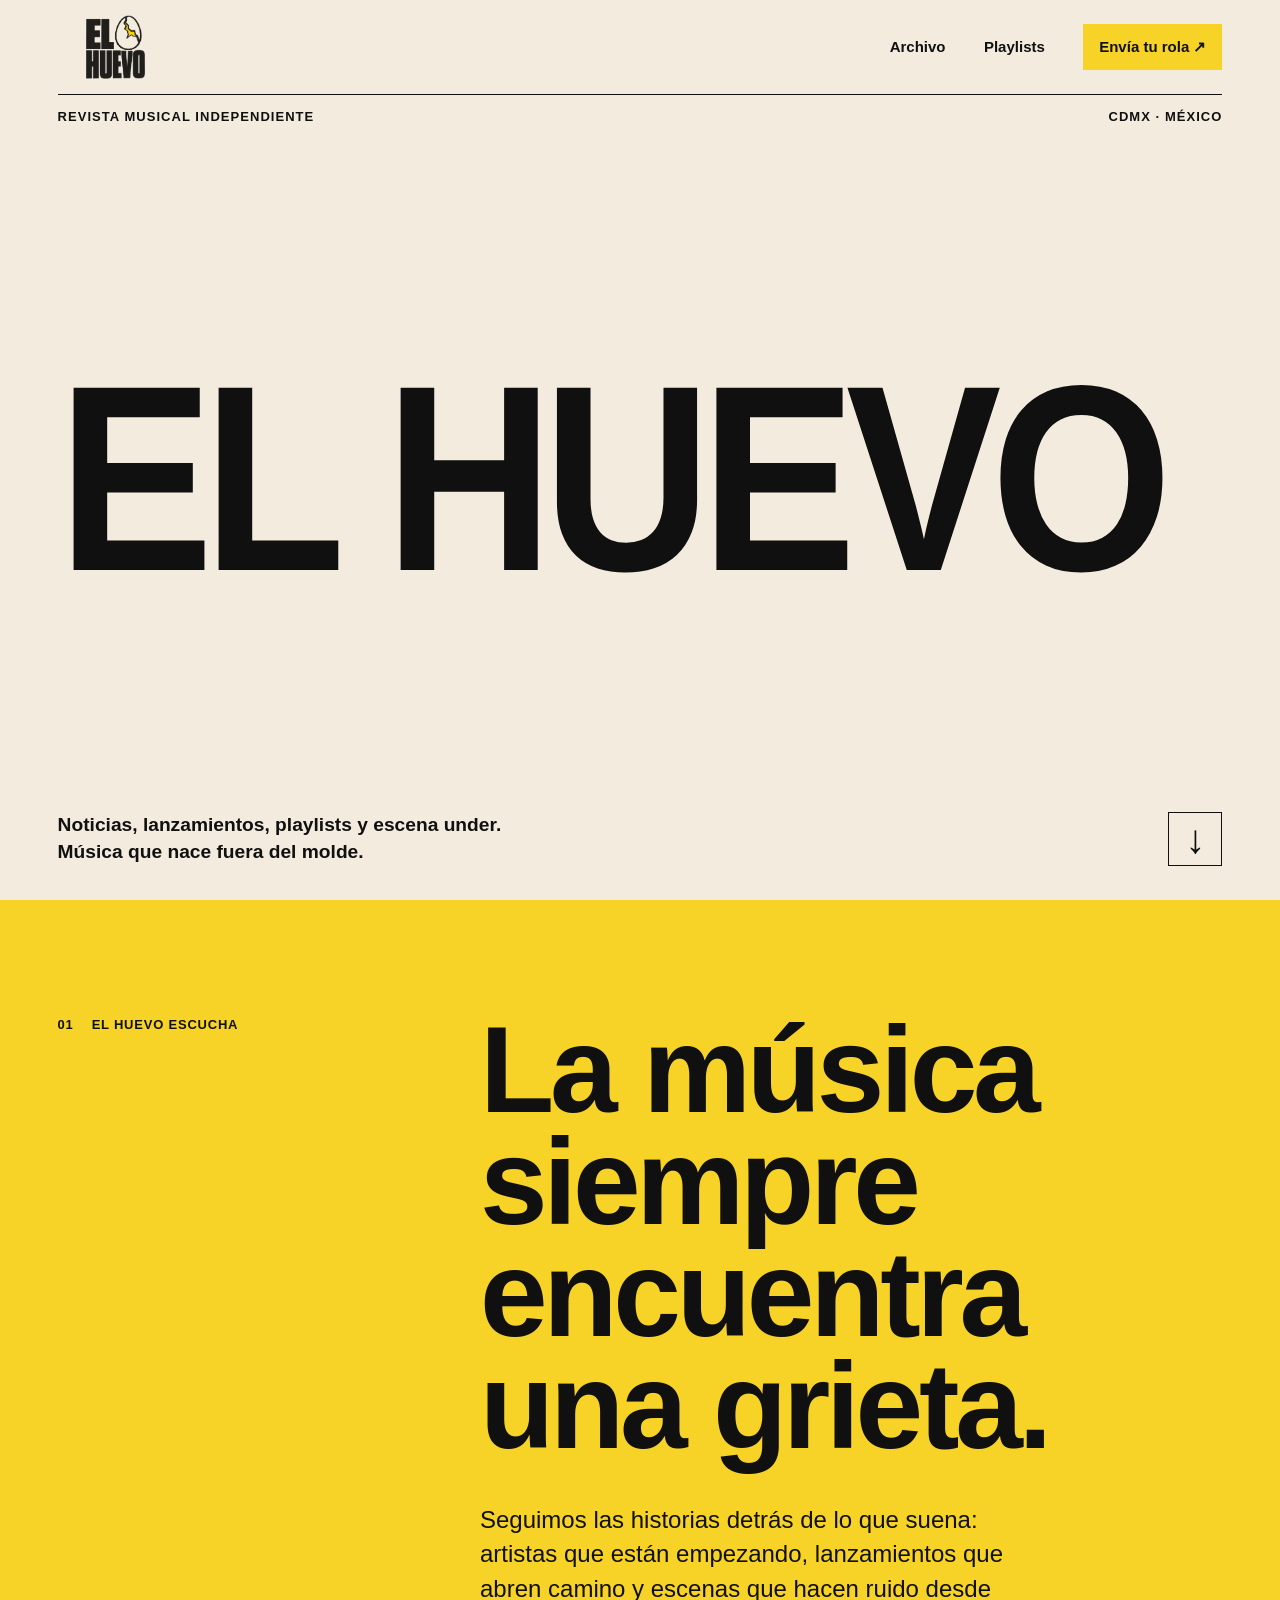
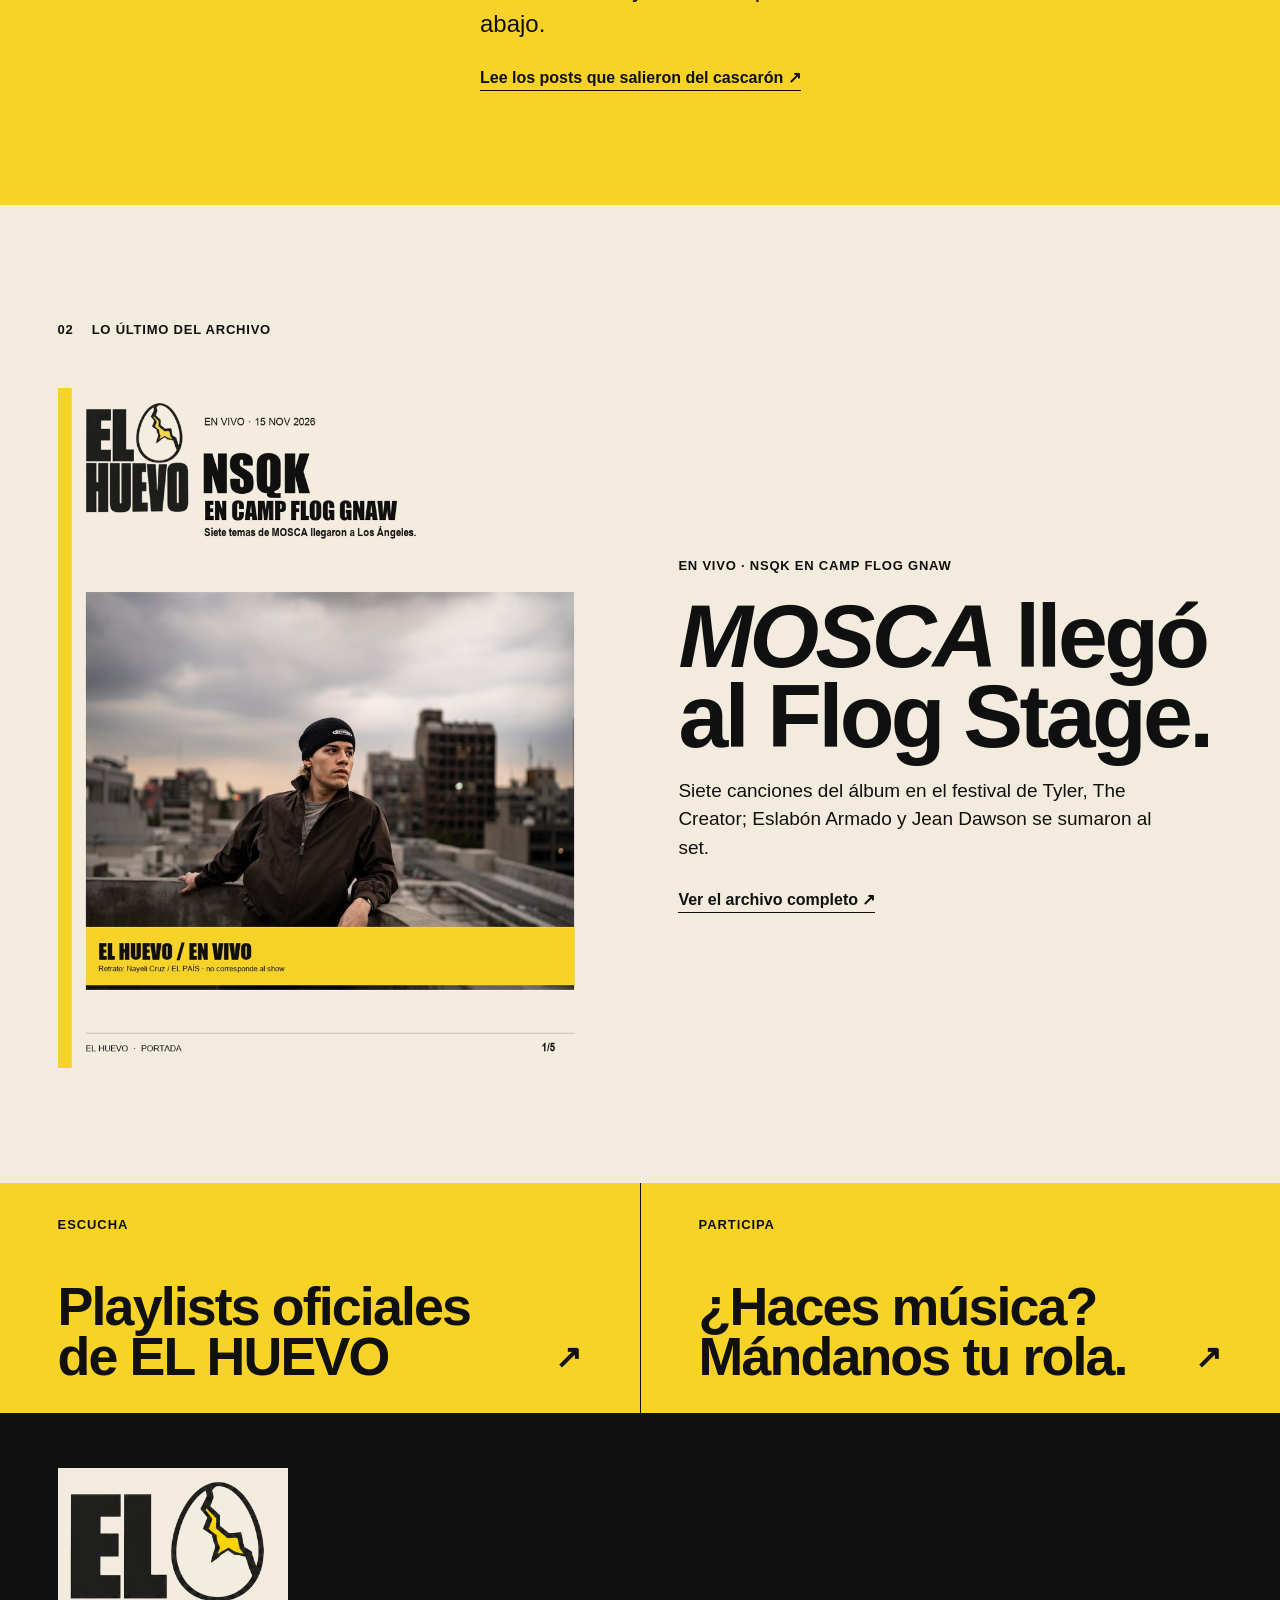
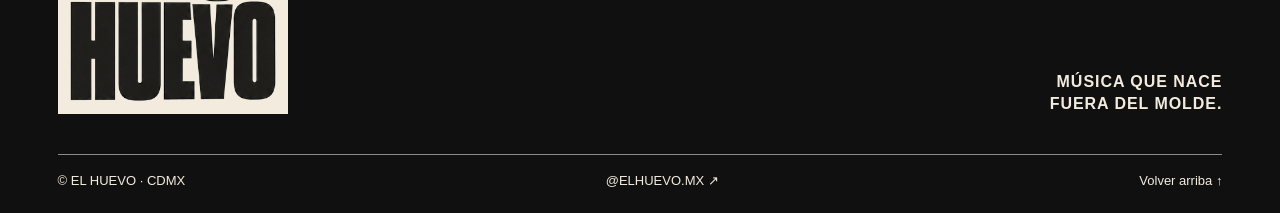
<file: index.html>
<!doctype html>
<html lang="es-MX">
<head>
  <meta charset="utf-8"><meta name="viewport" content="width=device-width, initial-scale=1">
  <meta name="theme-color" content="#f3ecde"><meta name="description" content="EL HUEVO: noticias, lanzamientos, playlists y escena under. Música que nace fuera del molde.">
  <title>EL HUEVO — Música que nace fuera del molde</title><link rel="icon" type="image/png" href="assets/logo-el-huevo.png"><link rel="stylesheet" href="styles.css">
</head>
<body>
  <header class="topbar"><a class="brand" href="index.html" aria-label="EL HUEVO, inicio"><img src="assets/logo-el-huevo.png" alt="EL HUEVO"></a>
    <nav aria-label="Navegación principal"><a href="archivo.html">Archivo</a><a href="playlists.html">Playlists</a><a class="nav-send" href="envia.html">Envía tu rola <span aria-hidden="true">↗</span></a></nav>
  </header>
  <main id="inicio">
    <section class="hero" aria-labelledby="hero-title"><div class="hero-meta"><span>REVISTA MUSICAL INDEPENDIENTE</span><span>CDMX · MÉXICO</span></div>
      <h1 id="hero-title">EL HUEVO</h1><div class="hero-bottom"><p>Noticias, lanzamientos, playlists y escena under.<br>Música que nace fuera del molde.</p><a class="arrow-link" href="#ultimas" aria-label="Explora lo último">↓</a></div>
    </section>
    <section class="manifesto"><div class="section-label"><span>01</span><span>EL HUEVO ESCUCHA</span></div><div class="manifesto-copy"><h2>La música<br>siempre encuentra<br>una grieta.</h2><p>Seguimos las historias detrás de lo que suena: artistas que están empezando, lanzamientos que abren camino y escenas que hacen ruido desde abajo.</p><a class="text-link" href="archivo.html">Lee los posts que salieron del cascarón <span aria-hidden="true">↗</span></a></div></section>
    <section class="home-latest" id="ultimas"><div class="section-label"><span>02</span><span>LO ÚLTIMO DEL ARCHIVO</span></div><div class="latest-layout"><a class="latest-image" href="archivo.html"><img src="assets/nsqk-camp-flog-gnaw.jpg" alt="Portada del post de NSQK en Camp Flog Gnaw" loading="lazy"></a><div class="latest-copy"><p>EN VIVO · NSQK EN CAMP FLOG GNAW</p><h2><em>MOSCA</em> llegó al Flog Stage.</h2><p>Siete canciones del álbum en el festival de Tyler, The Creator; Eslabón Armado y Jean Dawson se sumaron al set.</p><a class="text-link" href="archivo.html">Ver el archivo completo <span aria-hidden="true">↗</span></a></div></div></section>
    <section class="home-links"><a href="playlists.html"><span>ESCUCHA</span><strong>Playlists oficiales de EL HUEVO</strong><b aria-hidden="true">↗</b></a><a href="envia.html"><span>PARTICIPA</span><strong>¿Haces música? Mándanos tu rola.</strong><b aria-hidden="true">↗</b></a></section>
  </main>
  <footer><div class="footer-top"><a class="footer-logo" href="index.html" aria-label="Volver al inicio"><img src="assets/logo-el-huevo.png" alt="EL HUEVO"></a><p>MÚSICA QUE NACE<br>FUERA DEL MOLDE.</p></div><div class="footer-bottom"><span>© EL HUEVO · CDMX</span><a href="https://www.instagram.com/elhuevo.mx?jplx=ajBsY2oyNjFiMGxo" target="_blank" rel="noreferrer">@ELHUEVO.MX ↗</a><a href="index.html">Volver arriba ↑</a></div></footer>
</body></html>
</file>
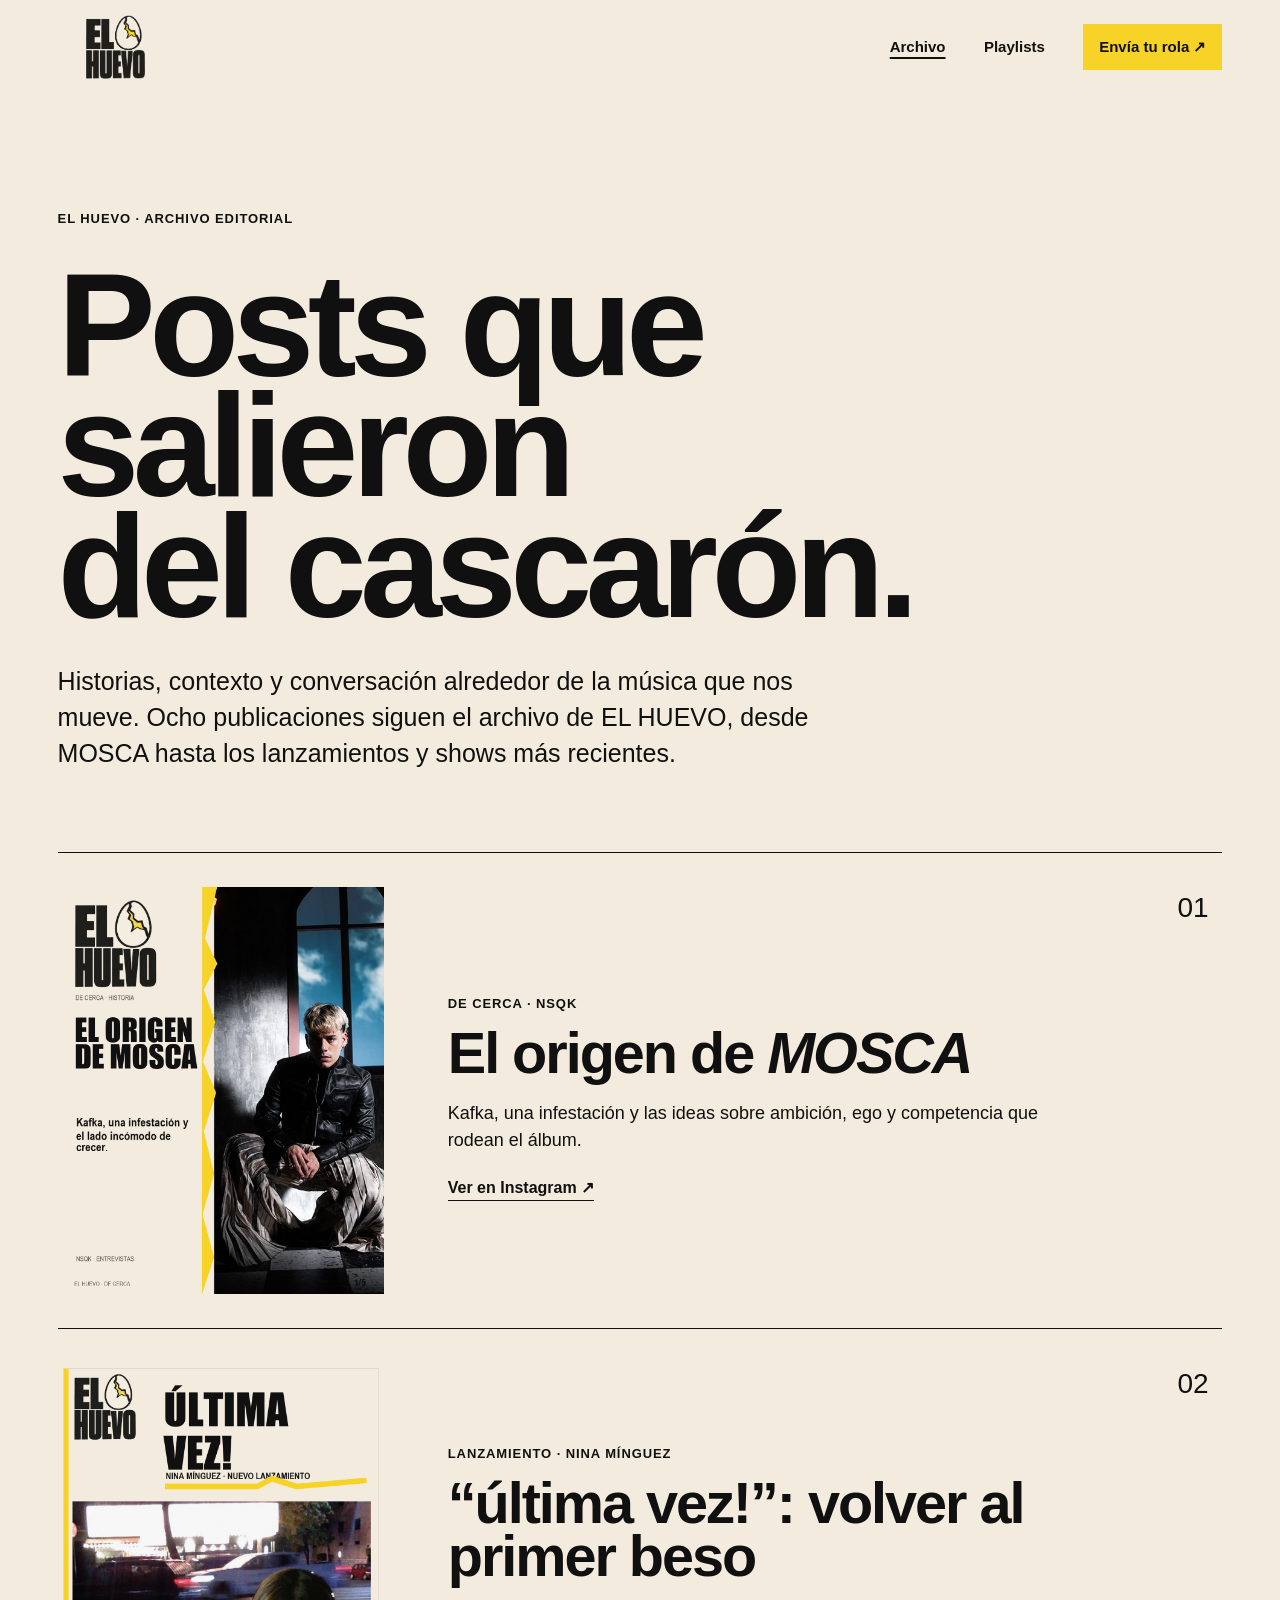
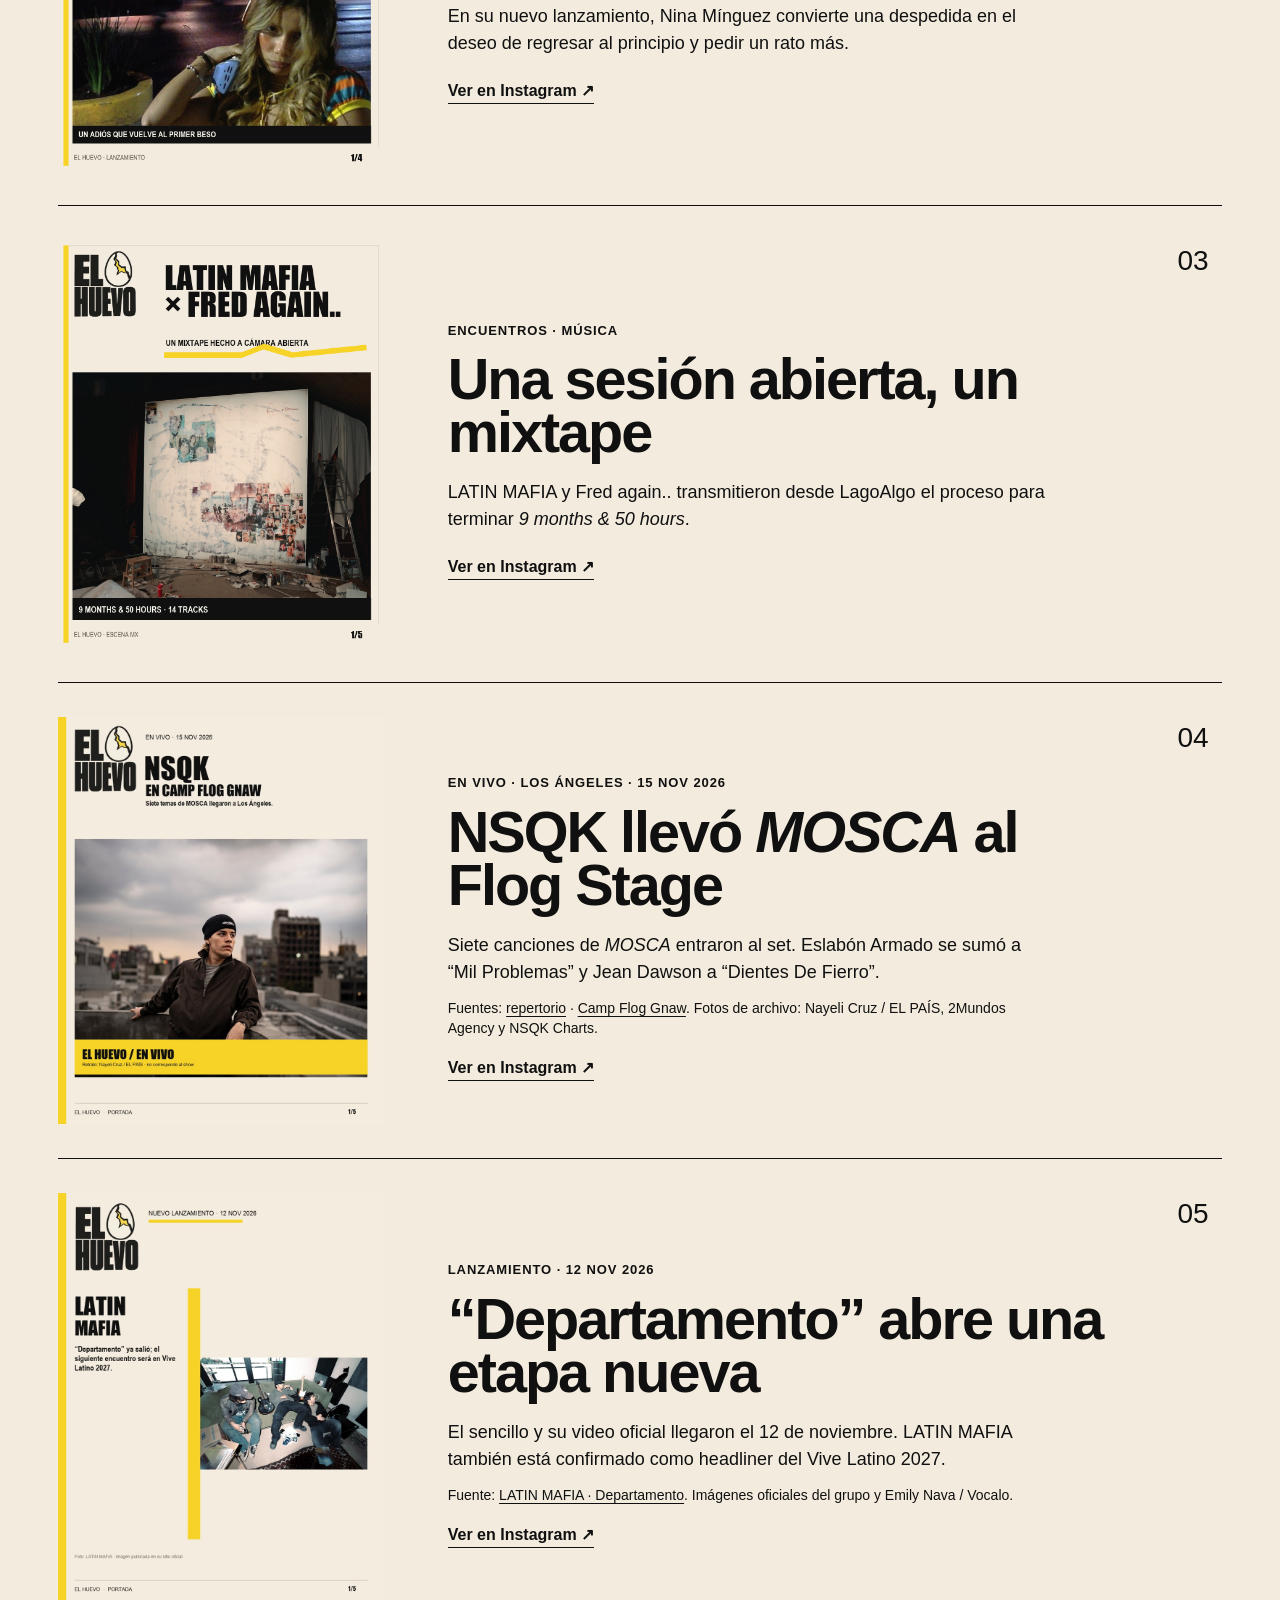
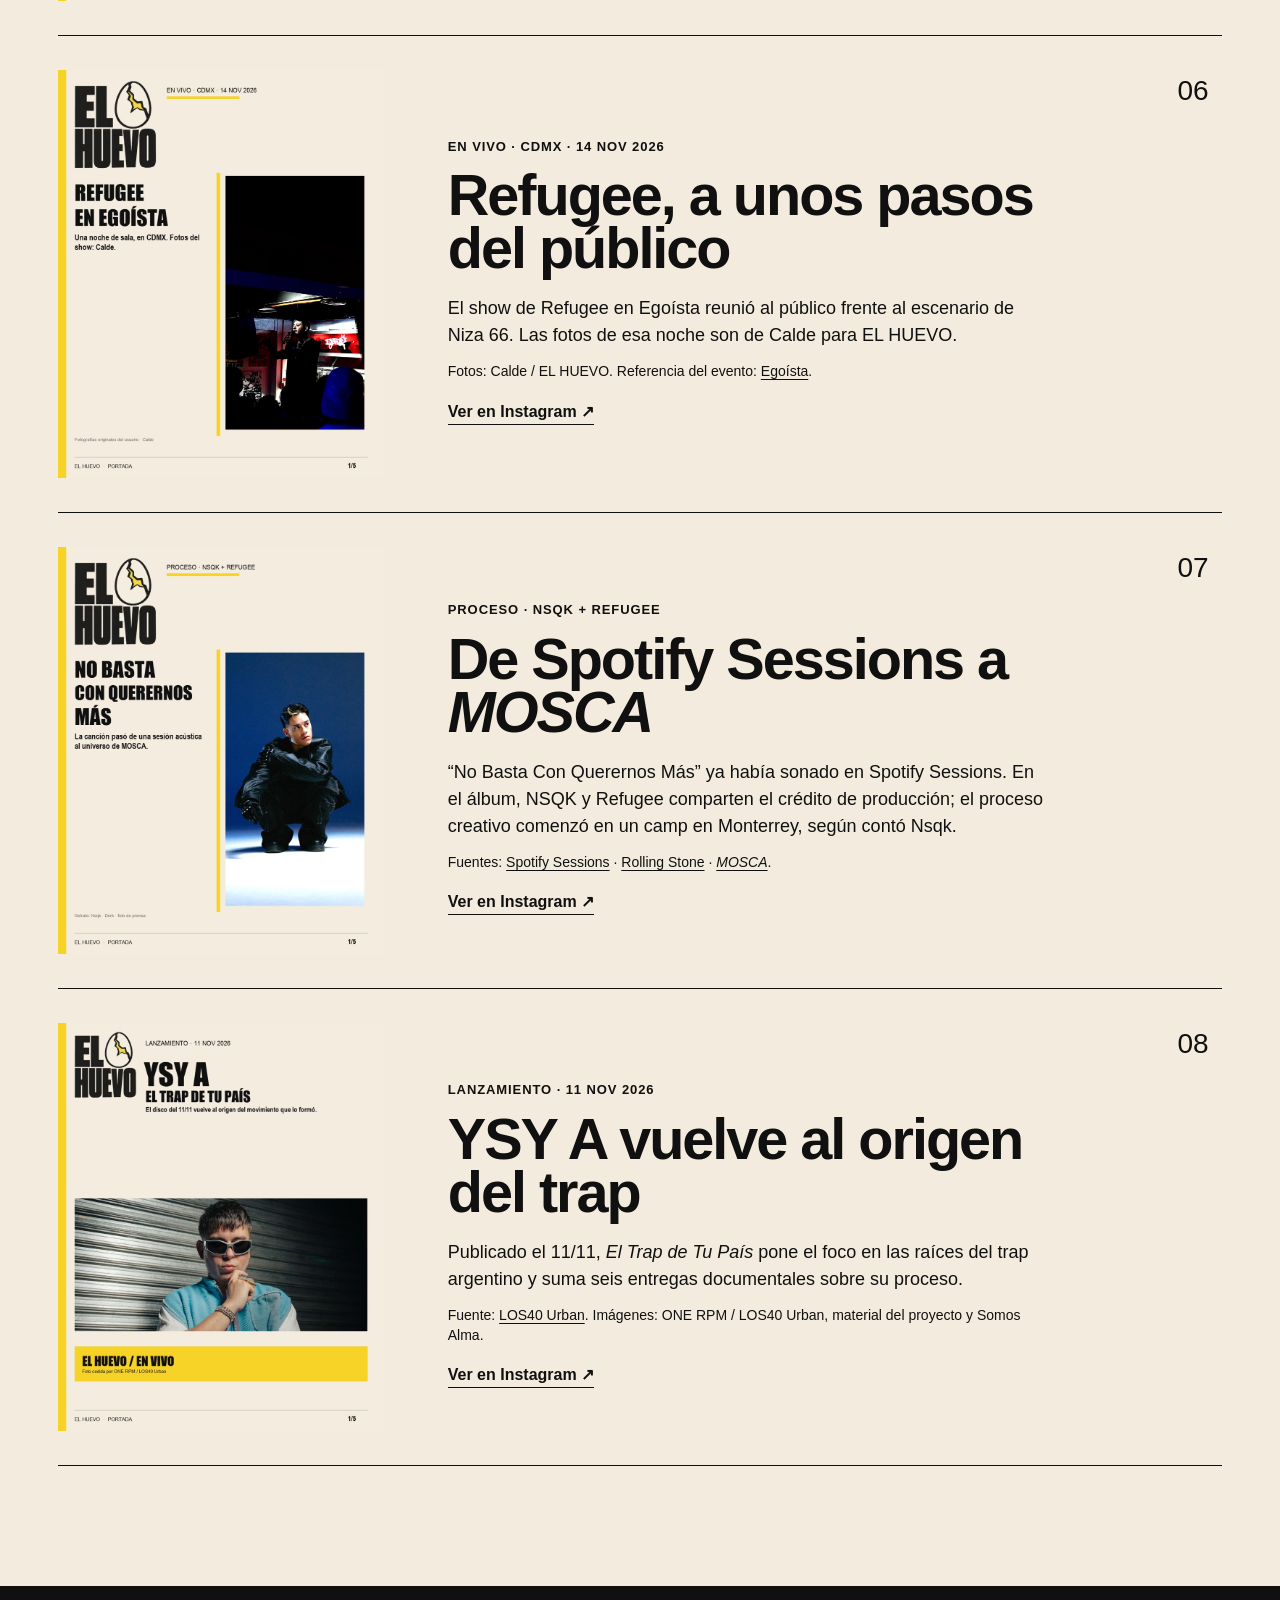
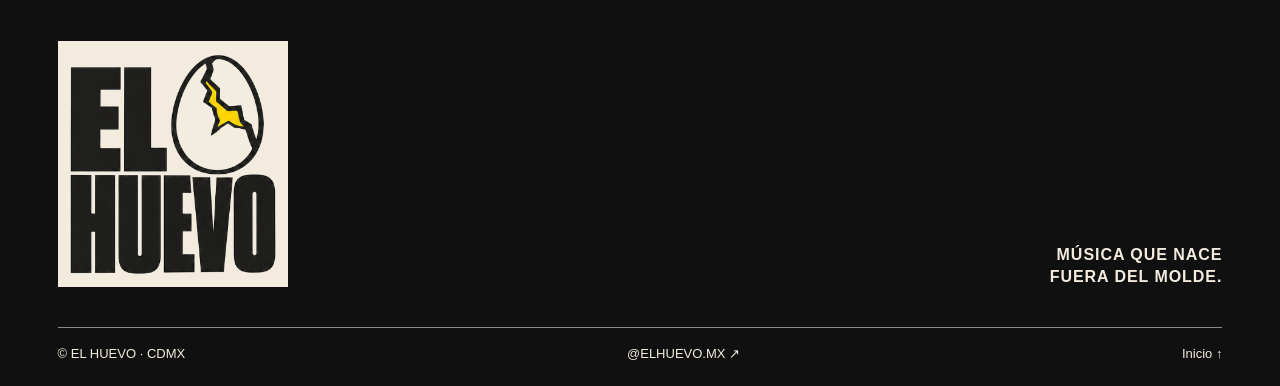
<file: archivo.html>
<!doctype html>
<html lang="es-MX">
<head><meta charset="utf-8"><meta name="viewport" content="width=device-width, initial-scale=1"><meta name="theme-color" content="#f3ecde"><meta name="description" content="Posts de EL HUEVO: noticias, historias y reseñas de música."><title>Posts que salieron del cascarón — EL HUEVO</title><link rel="icon" type="image/png" href="assets/logo-el-huevo.png"><link rel="stylesheet" href="styles.css"></head>
<body>
  <header class="topbar"><a class="brand" href="index.html" aria-label="EL HUEVO, inicio"><img src="assets/logo-el-huevo.png" alt="EL HUEVO"></a><nav aria-label="Navegación principal"><a href="archivo.html" aria-current="page">Archivo</a><a href="playlists.html">Playlists</a><a class="nav-send" href="envia.html">Envía tu rola <span aria-hidden="true">↗</span></a></nav></header>
  <main class="inner-page archive-page"><div class="page-kicker">EL HUEVO · ARCHIVO EDITORIAL</div><h1 class="page-title">Posts que salieron<br>del cascarón.</h1><p class="page-intro">Historias, contexto y conversación alrededor de la música que nos mueve. Ocho publicaciones siguen el archivo de EL HUEVO, desde MOSCA hasta los lanzamientos y shows más recientes.</p>
    <section class="article-list" aria-label="Publicaciones de EL HUEVO">
      <article class="article-row"><a class="article-art" href="https://www.instagram.com/elhuevo.mx?jplx=ajBsY2oyNjFiMGxo" target="_blank" rel="noopener noreferrer"><img src="assets/mosca-portada.png" alt="Portada del post: El origen de MOSCA" loading="lazy"></a><div class="article-copy"><p class="article-category">DE CERCA · NSQK</p><h2>El origen de <em>MOSCA</em></h2><p>Kafka, una infestación y las ideas sobre ambición, ego y competencia que rodean el álbum.</p><a class="text-link" href="https://www.instagram.com/elhuevo.mx?jplx=ajBsY2oyNjFiMGxo" target="_blank" rel="noopener noreferrer">Ver en Instagram <span aria-hidden="true">↗</span></a></div><span class="article-number">01</span></article>
      <article class="article-row"><a class="article-art" href="https://www.instagram.com/elhuevo.mx?jplx=ajBsY2oyNjFiMGxo" target="_blank" rel="noopener noreferrer"><img src="assets/nina-ultima-vez-portada.png" alt="Portada del post: última vez!, de Nina Mínguez" loading="lazy"></a><div class="article-copy"><p class="article-category">LANZAMIENTO · NINA MÍNGUEZ</p><h2>“última vez!”: volver al primer beso</h2><p>En su nuevo lanzamiento, Nina Mínguez convierte una despedida en el deseo de regresar al principio y pedir un rato más.</p><a class="text-link" href="https://www.instagram.com/elhuevo.mx?jplx=ajBsY2oyNjFiMGxo" target="_blank" rel="noopener noreferrer">Ver en Instagram <span aria-hidden="true">↗</span></a></div><span class="article-number">02</span></article>
      <article class="article-row"><a class="article-art" href="https://www.instagram.com/elhuevo.mx?jplx=ajBsY2oyNjFiMGxo" target="_blank" rel="noopener noreferrer"><img src="assets/latin-mafia-portada.png" alt="Portada del post: LATIN MAFIA y Fred again.." loading="lazy"></a><div class="article-copy"><p class="article-category">ENCUENTROS · MÚSICA</p><h2>Una sesión abierta, un mixtape</h2><p>LATIN MAFIA y Fred again.. transmitieron desde LagoAlgo el proceso para terminar <em>9 months &amp; 50 hours</em>.</p><a class="text-link" href="https://www.instagram.com/elhuevo.mx?jplx=ajBsY2oyNjFiMGxo" target="_blank" rel="noopener noreferrer">Ver en Instagram <span aria-hidden="true">↗</span></a></div><span class="article-number">03</span></article>
      <article class="article-row"><a class="article-art" href="https://www.instagram.com/elhuevo.mx?jplx=ajBsY2oyNjFiMGxo" target="_blank" rel="noopener noreferrer"><img src="assets/nsqk-camp-flog-gnaw.jpg" alt="Portada: NSQK en Camp Flog Gnaw" loading="lazy"></a><div class="article-copy"><p class="article-category">EN VIVO · LOS ÁNGELES · 15 NOV 2026</p><h2>NSQK llevó <em>MOSCA</em> al Flog Stage</h2><p>Siete canciones de <em>MOSCA</em> entraron al set. Eslabón Armado se sumó a “Mil Problemas” y Jean Dawson a “Dientes De Fierro”.</p><div class="article-sources">Fuentes: <a href="https://www.setlist.fm/setlist/nsqk/2026/dodger-stadium-flog-stage-los-angeles-ca-537d7ff5.html" target="_blank" rel="noopener noreferrer">repertorio</a> · <a href="https://www.instagram.com/campfloggnaw/reel/Df0wPvfpdoW/" target="_blank" rel="noopener noreferrer">Camp Flog Gnaw</a>. Fotos de archivo: Nayeli Cruz / EL PAÍS, 2Mundos Agency y NSQK Charts.</div><a class="text-link" href="https://www.instagram.com/elhuevo.mx?jplx=ajBsY2oyNjFiMGxo" target="_blank" rel="noopener noreferrer">Ver en Instagram <span aria-hidden="true">↗</span></a></div><span class="article-number">04</span></article>
      <article class="article-row"><a class="article-art" href="https://www.instagram.com/elhuevo.mx?jplx=ajBsY2oyNjFiMGxo" target="_blank" rel="noopener noreferrer"><img src="assets/latin-mafia-departamento.jpg" alt="Portada: LATIN MAFIA y Departamento" loading="lazy"></a><div class="article-copy"><p class="article-category">LANZAMIENTO · 12 NOV 2026</p><h2>“Departamento” abre una etapa nueva</h2><p>El sencillo y su video oficial llegaron el 12 de noviembre. LATIN MAFIA también está confirmado como headliner del Vive Latino 2027.</p><div class="article-sources">Fuente: <a href="https://www.latinmafia.com/blogs/departamento-este-12-de-noviembre" target="_blank" rel="noopener noreferrer">LATIN MAFIA · Departamento</a>. Imágenes oficiales del grupo y Emily Nava / Vocalo.</div><a class="text-link" href="https://www.instagram.com/elhuevo.mx?jplx=ajBsY2oyNjFiMGxo" target="_blank" rel="noopener noreferrer">Ver en Instagram <span aria-hidden="true">↗</span></a></div><span class="article-number">05</span></article>
      <article class="article-row"><a class="article-art" href="https://www.instagram.com/elhuevo.mx?jplx=ajBsY2oyNjFiMGxo" target="_blank" rel="noopener noreferrer"><img src="assets/refugee-egoista.jpg" alt="Portada: Refugee en Egoísta" loading="lazy"></a><div class="article-copy"><p class="article-category">EN VIVO · CDMX · 14 NOV 2026</p><h2>Refugee, a unos pasos del público</h2><p>El show de Refugee en Egoísta reunió al público frente al escenario de Niza 66. Las fotos de esa noche son de Calde para EL HUEVO.</p><div class="article-sources">Fotos: Calde / EL HUEVO. Referencia del evento: <a href="https://eg0ista.com/" target="_blank" rel="noopener noreferrer">Egoísta</a>.</div><a class="text-link" href="https://www.instagram.com/elhuevo.mx?jplx=ajBsY2oyNjFiMGxo" target="_blank" rel="noopener noreferrer">Ver en Instagram <span aria-hidden="true">↗</span></a></div><span class="article-number">06</span></article>
      <article class="article-row"><a class="article-art" href="https://www.instagram.com/elhuevo.mx?jplx=ajBsY2oyNjFiMGxo" target="_blank" rel="noopener noreferrer"><img src="assets/no-basta-refugee.jpg" alt="Portada: No Basta Con Querernos Más" loading="lazy"></a><div class="article-copy"><p class="article-category">PROCESO · NSQK + REFUGEE</p><h2>De Spotify Sessions a <em>MOSCA</em></h2><p>“No Basta Con Querernos Más” ya había sonado en Spotify Sessions. En el álbum, NSQK y Refugee comparten el crédito de producción; el proceso creativo comenzó en un camp en Monterrey, según contó Nsqk.</p><div class="article-sources">Fuentes: <a href="https://www.eluniversal.com.mx/espectaculos/nsqk-y-big-band-jazz-de-mexico-revolucionan-la-musica-en-su-spotify-session-conoce-cuando-se-estrena/" target="_blank" rel="noopener noreferrer">Spotify Sessions</a> · <a href="https://es.rollingstone.com/mosca-de-nsqk-un-ensayo-sobre-la-ambicion/" target="_blank" rel="noopener noreferrer">Rolling Stone</a> · <a href="https://open.spotify.com/album/20eVKdTYyAfrnevyqPNrqL" target="_blank" rel="noopener noreferrer"><em>MOSCA</em></a>.</div><a class="text-link" href="https://www.instagram.com/elhuevo.mx?jplx=ajBsY2oyNjFiMGxo" target="_blank" rel="noopener noreferrer">Ver en Instagram <span aria-hidden="true">↗</span></a></div><span class="article-number">07</span></article>
      <article class="article-row"><a class="article-art" href="https://www.instagram.com/elhuevo.mx?jplx=ajBsY2oyNjFiMGxo" target="_blank" rel="noopener noreferrer"><img src="assets/ysy-a-el-trap.jpg" alt="Portada: YSY A, El Trap de Tu País" loading="lazy"></a><div class="article-copy"><p class="article-category">LANZAMIENTO · 11 NOV 2026</p><h2>YSY A vuelve al origen del trap</h2><p>Publicado el 11/11, <em>El Trap de Tu País</em> pone el foco en las raíces del trap argentino y suma seis entregas documentales sobre su proceso.</p><div class="article-sources">Fuente: <a href="https://los40.com/2026/11/11/ysy-a-cumple-con-su-cita-del-1111-y-el-trap-de-tu-pais/" target="_blank" rel="noopener noreferrer">LOS40 Urban</a>. Imágenes: ONE RPM / LOS40 Urban, material del proyecto y Somos Alma.</div><a class="text-link" href="https://www.instagram.com/elhuevo.mx?jplx=ajBsY2oyNjFiMGxo" target="_blank" rel="noopener noreferrer">Ver en Instagram <span aria-hidden="true">↗</span></a></div><span class="article-number">08</span></article>
    </section>
  </main>
  <footer><div class="footer-top"><a class="footer-logo" href="index.html" aria-label="Volver al inicio"><img src="assets/logo-el-huevo.png" alt="EL HUEVO"></a><p>MÚSICA QUE NACE<br>FUERA DEL MOLDE.</p></div><div class="footer-bottom"><span>© EL HUEVO · CDMX</span><a href="https://www.instagram.com/elhuevo.mx?jplx=ajBsY2oyNjFiMGxo" target="_blank" rel="noreferrer">@ELHUEVO.MX ↗</a><a href="index.html">Inicio ↑</a></div></footer>
</body></html>
</file>
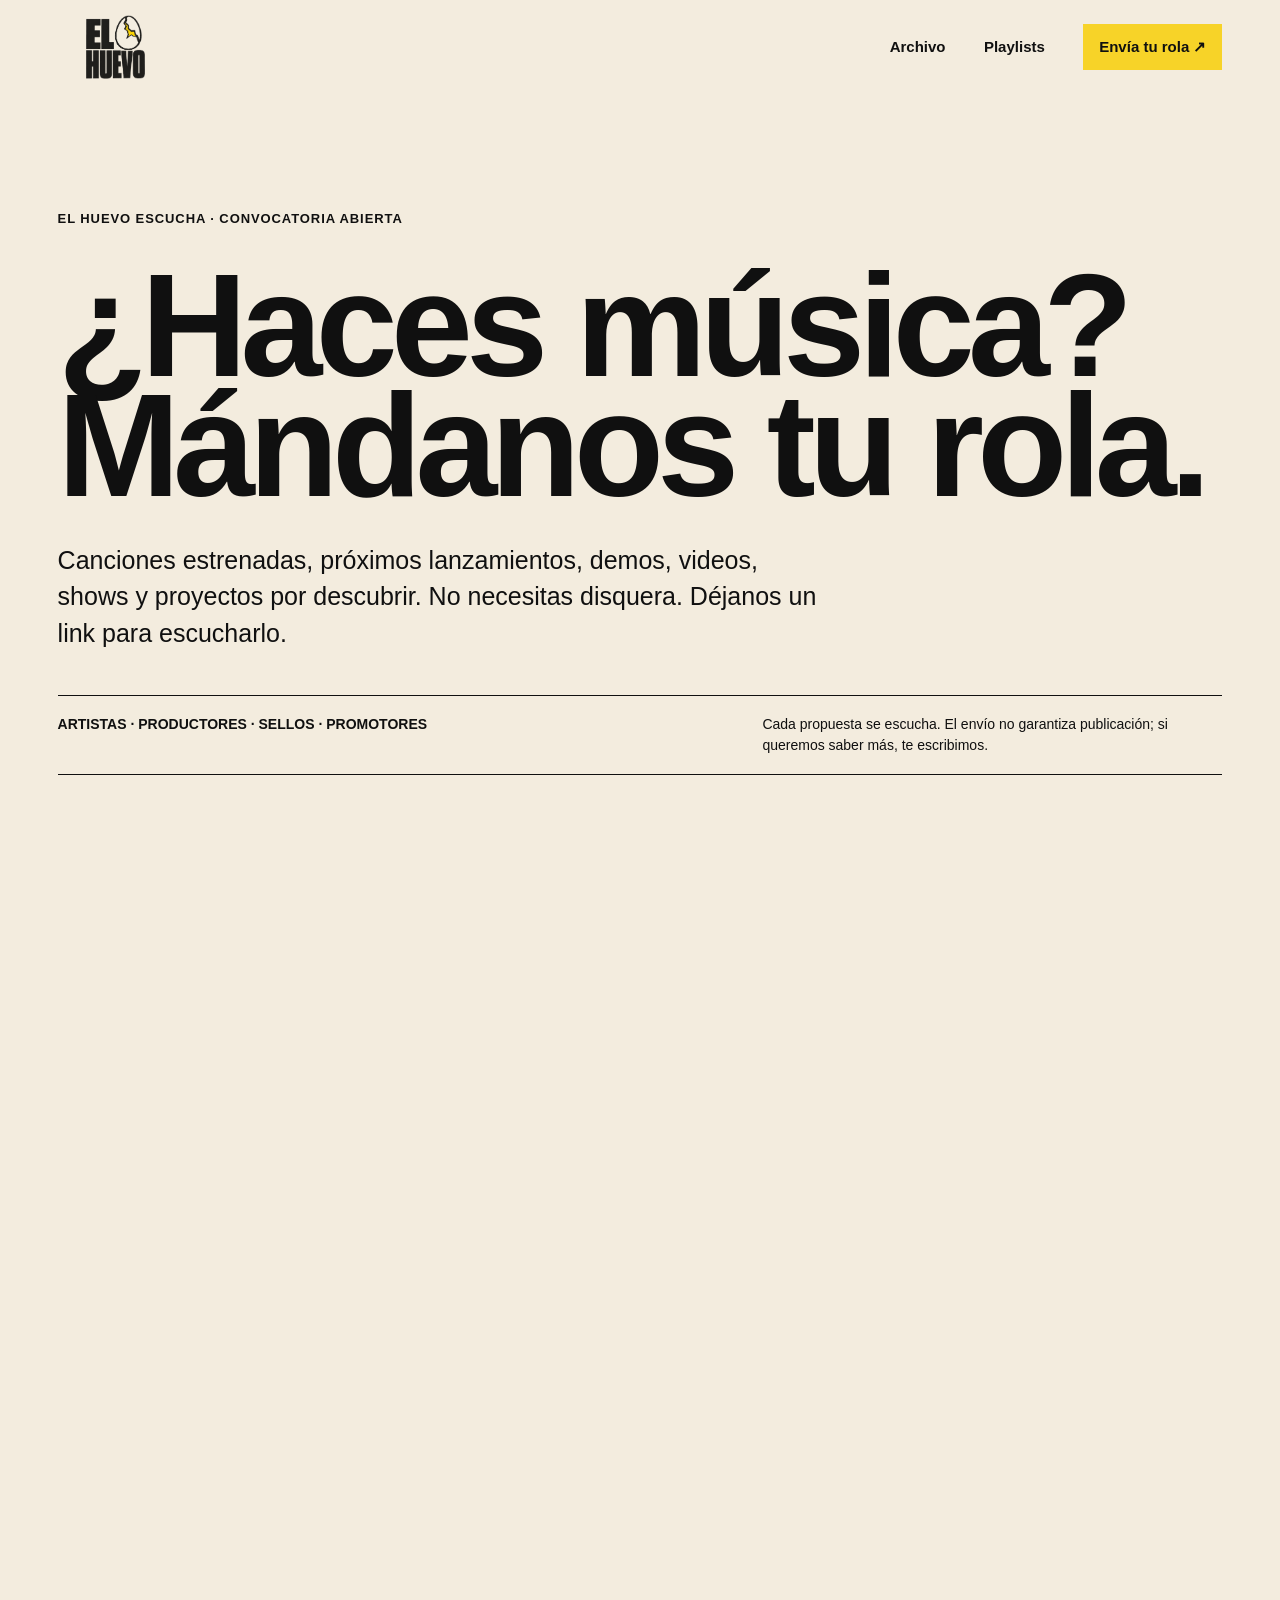
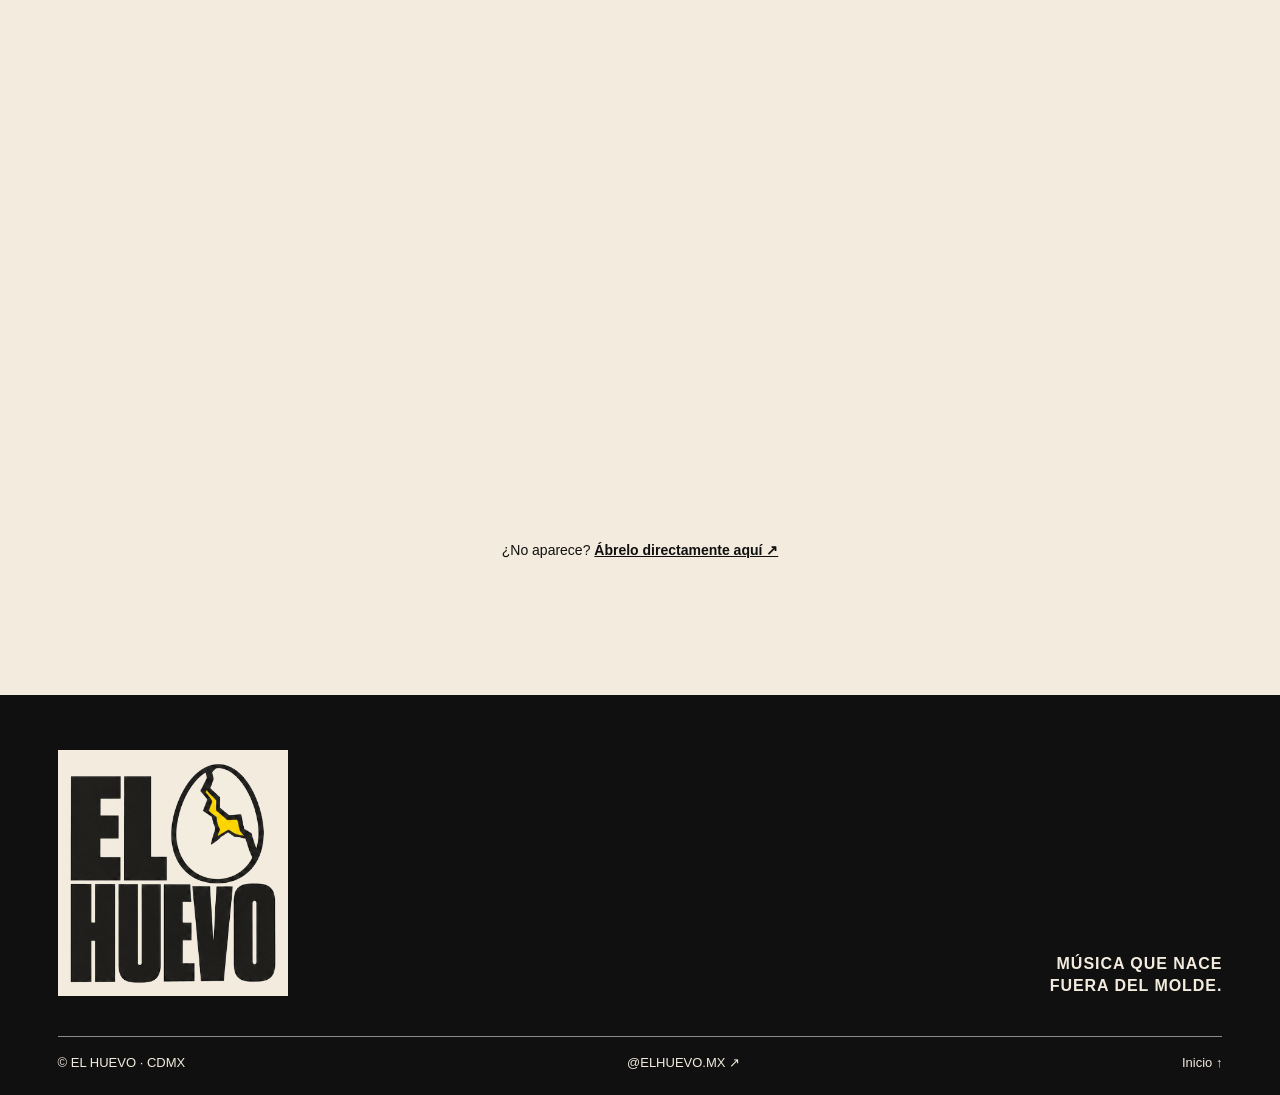
<file: envia.html>
<!doctype html>
<html lang="es-MX">
<head><meta charset="utf-8"><meta name="viewport" content="width=device-width, initial-scale=1"><meta name="theme-color" content="#f3ecde"><meta name="description" content="Envía tu canción, demo, próximo lanzamiento, video o show a EL HUEVO."><title>Envíanos tu rola — EL HUEVO</title><link rel="icon" type="image/png" href="assets/logo-el-huevo.png"><link rel="stylesheet" href="styles.css"></head>
<body>
  <header class="topbar"><a class="brand" href="index.html" aria-label="EL HUEVO, inicio"><img src="assets/logo-el-huevo.png" alt="EL HUEVO"></a><nav aria-label="Navegación principal"><a href="archivo.html">Archivo</a><a href="playlists.html">Playlists</a><a class="nav-send" href="envia.html" aria-current="page">Envía tu rola <span aria-hidden="true">↗</span></a></nav></header>
  <main class="inner-page send-page"><div class="page-kicker">EL HUEVO ESCUCHA · CONVOCATORIA ABIERTA</div><h1 class="page-title">¿Haces música?<br>Mándanos tu rola.</h1><p class="page-intro">Canciones estrenadas, próximos lanzamientos, demos, videos, shows y proyectos por descubrir. No necesitas disquera. Déjanos un link para escucharlo.</p>
    <div class="send-details"><p>ARTISTAS · PRODUCTORES · SELLOS · PROMOTORES</p><p>Cada propuesta se escucha. El envío no garantiza publicación; si queremos saber más, te escribimos.</p></div>
    <section class="form-embed" aria-label="Formulario para enviar música"><iframe title="Formulario de envío de música a EL HUEVO" src="https://docs.google.com/forms/d/e/1FAIpQLSfUMwBXCqSfb6NvDcghVygZb5uD-YL4oaiO9MYYCTd8xetBWA/viewform?embedded=true" loading="lazy">Cargando el formulario…</iframe><p>¿No aparece? <a href="https://forms.gle/qH6zfsEDhxTRj5KC6" target="_blank" rel="noreferrer">Ábrelo directamente aquí ↗</a></p></section>
  </main>
  <footer><div class="footer-top"><a class="footer-logo" href="index.html" aria-label="Volver al inicio"><img src="assets/logo-el-huevo.png" alt="EL HUEVO"></a><p>MÚSICA QUE NACE<br>FUERA DEL MOLDE.</p></div><div class="footer-bottom"><span>© EL HUEVO · CDMX</span><a href="https://www.instagram.com/elhuevo.mx/" target="_blank" rel="noreferrer">@ELHUEVO.MX ↗</a><a href="index.html">Inicio ↑</a></div></footer>
</body></html>
</file>
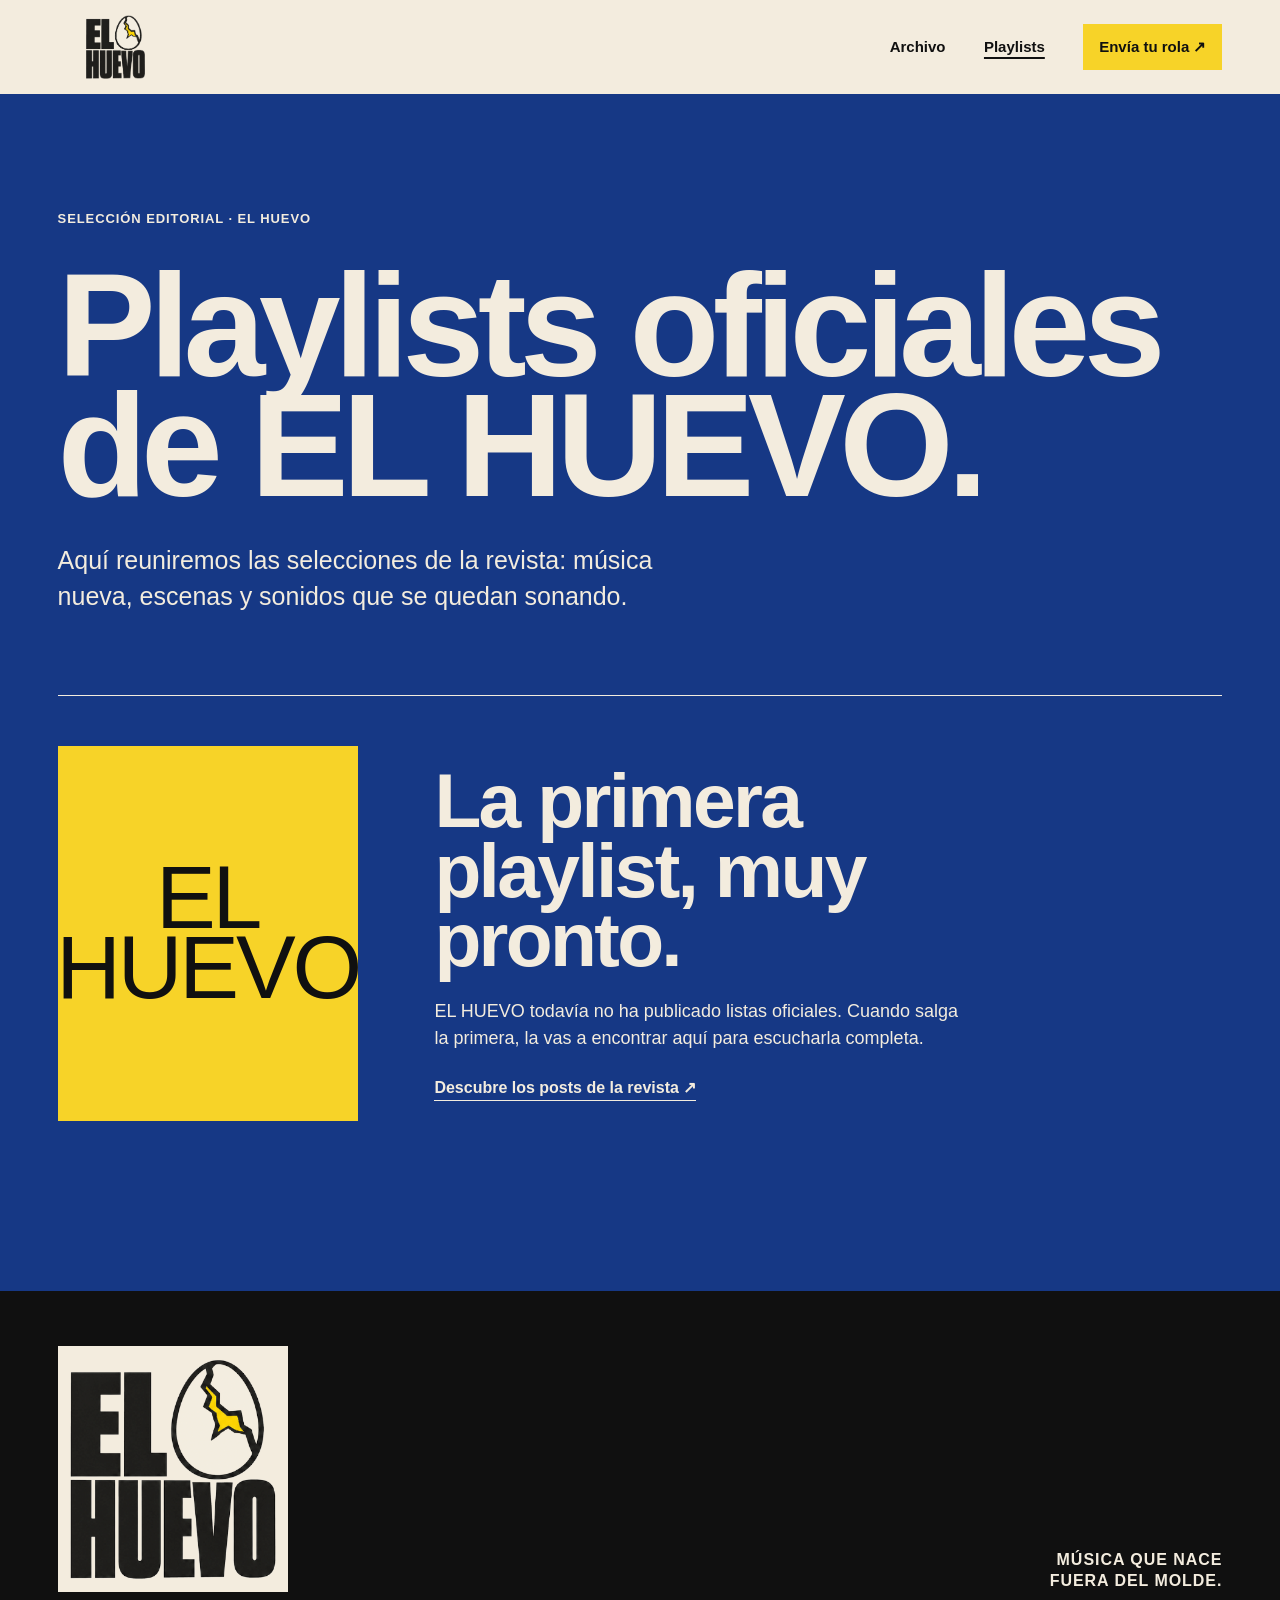
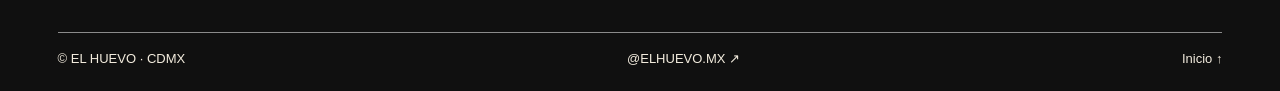
<file: playlists.html>
<!doctype html>
<html lang="es-MX">
<head><meta charset="utf-8"><meta name="viewport" content="width=device-width, initial-scale=1"><meta name="theme-color" content="#f3ecde"><meta name="description" content="Escucha las playlists oficiales de EL HUEVO."><title>Playlists oficiales — EL HUEVO</title><link rel="icon" type="image/png" href="assets/logo-el-huevo.png"><link rel="stylesheet" href="styles.css"></head>
<body>
  <header class="topbar"><a class="brand" href="index.html" aria-label="EL HUEVO, inicio"><img src="assets/logo-el-huevo.png" alt="EL HUEVO"></a><nav aria-label="Navegación principal"><a href="archivo.html">Archivo</a><a href="playlists.html" aria-current="page">Playlists</a><a class="nav-send" href="envia.html">Envía tu rola <span aria-hidden="true">↗</span></a></nav></header>
  <main class="inner-page playlist-page"><div class="page-kicker">SELECCIÓN EDITORIAL · EL HUEVO</div><h1 class="page-title">Playlists oficiales<br>de EL HUEVO.</h1><p class="page-intro">Aquí reuniremos las selecciones de la revista: música nueva, escenas y sonidos que se quedan sonando.</p>
    <section id="official-playlists" class="official-playlists" aria-live="polite">
      <div class="playlist-empty"><div class="egg-mark" aria-hidden="true">EL<br>HUEVO</div><div><h2>La primera playlist, muy pronto.</h2><p>EL HUEVO todavía no ha publicado listas oficiales. Cuando salga la primera, la vas a encontrar aquí para escucharla completa.</p><a class="text-link" href="archivo.html">Descubre los posts de la revista <span aria-hidden="true">↗</span></a></div></div>
    </section>
  </main>
  <footer><div class="footer-top"><a class="footer-logo" href="index.html" aria-label="Volver al inicio"><img src="assets/logo-el-huevo.png" alt="EL HUEVO"></a><p>MÚSICA QUE NACE<br>FUERA DEL MOLDE.</p></div><div class="footer-bottom"><span>© EL HUEVO · CDMX</span><a href="https://www.instagram.com/elhuevo.mx/" target="_blank" rel="noreferrer">@ELHUEVO.MX ↗</a><a href="index.html">Inicio ↑</a></div></footer>
</body></html>
</file>
<file: styles.css>
@font-face{font-family:LocalGrotesk;src:local("Arial")} 
:root{--paper:#F3ECDE;--ink:#101010;--yellow:#F7D328;--blue:#163885;--margin:clamp(20px,4.5vw,72px);--display:Impact,"Arial Narrow",Arial,sans-serif;--body:LocalGrotesk,Arial,Helvetica,sans-serif}
*{box-sizing:border-box}html{scroll-behavior:smooth}body{margin:0;background:var(--paper);color:var(--ink);font-family:var(--body);font-size:16px;line-height:1.5}a{color:inherit}a:focus-visible,button:focus-visible,select:focus-visible{outline:3px solid var(--yellow);outline-offset:4px}.topbar{height:94px;padding:14px var(--margin);display:flex;align-items:center;justify-content:space-between}.brand{display:block;width:116px;height:64px}.brand img{width:100%;height:100%;object-fit:contain}.topbar nav{display:flex;gap:clamp(18px,3vw,48px);align-items:center}.topbar nav a{text-decoration:none;font-size:15px;font-weight:700}.topbar nav a:hover,.text-link:hover,.playlist-submit:hover{ text-decoration:underline;text-decoration-thickness:2px;text-underline-offset:5px}.nav-send{background:var(--yellow);padding:12px 16px}.hero{min-height:calc(100svh - 94px);padding:0 var(--margin) 34px;display:flex;flex-direction:column;justify-content:space-between;overflow:hidden}.hero-meta{display:flex;justify-content:space-between;border-top:1px solid var(--ink);padding-top:12px;font-size:13px;font-weight:700;letter-spacing:.08em}.hero h1{font-family:var(--display);font-size:clamp(6.8rem,20.7vw,22rem);line-height:.73;letter-spacing:-.045em;white-space:nowrap;margin:4vh 0 2vh;transform:scaleX(.88);transform-origin:left center}.hero-bottom{display:flex;justify-content:space-between;align-items:end}.hero-bottom p{margin:0;font-size:clamp(17px,1.5vw,22px);line-height:1.4;font-weight:600}.arrow-link{font-size:40px;line-height:1;text-decoration:none;border:1px solid var(--ink);width:54px;height:54px;display:grid;place-items:center}.manifesto{background:var(--yellow);padding:clamp(64px,9vw,140px) var(--margin);display:grid;grid-template-columns:1fr 2fr;gap:4vw;min-height:620px}.section-label{font-size:13px;font-weight:700;letter-spacing:.06em;display:flex;gap:18px;align-items:start}.manifesto-copy{max-width:850px}.manifesto h2,.covers h2,.playlists h2,.submit h2{font-family:var(--display);font-weight:900;letter-spacing:-.035em;line-height:.92;margin:0}.manifesto h2{font-size:clamp(3.7rem,9.5vw,9rem)}.manifesto-copy>p{max-width:540px;font-size:clamp(18px,2vw,24px);line-height:1.45;margin:40px 0 24px}.text-link{font-size:16px;font-weight:700;text-decoration:none;border-bottom:1px solid var(--ink);padding-bottom:4px}.covers{padding:clamp(76px,10vw,150px) var(--margin);background:var(--paper)}.covers-heading{display:flex;justify-content:space-between;align-items:end;margin-bottom:50px}.covers-heading>span{font-size:13px;font-weight:700;letter-spacing:.06em}.covers h2{font-size:clamp(3rem,6.8vw,6.5rem)}.cover-grid{display:grid;grid-template-columns:1.1fr .9fr .9fr;gap:clamp(12px,2vw,28px);align-items:start}.cover{display:block;text-decoration:none}.cover img{width:100%;height:auto;aspect-ratio:4/5;object-fit:cover;display:block}.cover-tall{grid-row:span 2}.cover-tall img{aspect-ratio:4/7}.cover-wide{grid-column:2/4}.cover-wide img{aspect-ratio:16/8;object-position:top}.cover span{display:flex;justify-content:space-between;gap:12px;border-top:1px solid var(--ink);margin-top:10px;padding-top:8px;font-size:13px;font-weight:700}.cover span b{font-size:18px}.credit{font-size:13px;max-width:610px;margin:26px 0 0}.playlists{background:var(--blue);color:var(--paper);padding:clamp(72px,9vw,140px) var(--margin);}.playlist-layout{display:grid;grid-template-columns:1.1fr .9fr;gap:8vw;margin-top:52px;align-items:center}.playlists h2{font-size:clamp(4rem,9vw,9rem)}.playlist-layout>div:first-child>p{max-width:460px;font-size:18px;margin:32px 0 0}.playlist-picker{padding:24px 0;border-top:1px solid var(--paper)}.playlist-picker label{display:block;font-size:15px;font-weight:700;margin-bottom:12px}.playlist-picker select{width:100%;padding:14px 4px;background:transparent;color:var(--paper);border:0;border-bottom:1px solid var(--paper);font:inherit;font-size:18px;border-radius:0}.playlist-picker select option{color:var(--ink)}.playlist-button{margin-top:28px;display:flex;justify-content:space-between;padding:16px 18px;background:var(--yellow);color:var(--ink);text-decoration:none;font-weight:700}.playlist-button:hover,.form-button:hover{background:#ffe875}.playlist-note{font-size:13px;line-height:1.45;max-width:460px}.playlist-submit{display:inline-block;margin-top:22px;font-size:15px;font-weight:700;text-decoration:none;border-bottom:1px solid var(--paper);padding-bottom:4px}.submit{padding:clamp(72px,9vw,140px) var(--margin);background:var(--paper)}.submit-layout{display:grid;grid-template-columns:1.25fr .75fr;gap:8vw;margin-top:55px}.submit-title>p:first-child{font-size:13px;font-weight:700;letter-spacing:.04em;margin:0 0 26px}.submit h2{font-size:clamp(4rem,9vw,9.5rem)}.submit-intro{font-size:clamp(18px,2vw,23px);max-width:650px;margin:34px 0 0}.submit-action{padding-top:10px}.submit-action>p:first-child{font-size:18px;max-width:390px;margin:0 0 30px}.form-button{display:flex;gap:18px;justify-content:space-between;align-items:center;background:var(--yellow);padding:18px 20px;text-decoration:none;font-weight:800}.form-note{font-size:14px;max-width:380px;margin:18px 0}footer{padding:55px var(--margin) 22px;background:var(--ink);color:var(--paper)}.footer-top{display:flex;justify-content:space-between;align-items:end;padding-bottom:40px}.footer-top img{width:min(230px,38vw);height:auto;display:block}.footer-top>p{text-align:right;font-weight:700;letter-spacing:.06em;line-height:1.35}.footer-bottom{border-top:1px solid #8b8b8b;padding-top:16px;display:flex;gap:28px;justify-content:space-between;font-size:13px}.footer-bottom a{text-decoration:none}.footer-bottom a:hover{text-decoration:underline}
@media(max-width:760px){.topbar{height:76px}.brand{width:88px;height:52px}.topbar nav{gap:14px}.topbar nav a{font-size:13px}.topbar nav a:first-child{display:none}.nav-send{padding:10px 12px!important}.hero{min-height:calc(80svh - 76px);padding-bottom:28px}.hero-meta{font-size:11px}.hero h1{font-size:20.5vw;margin:10vh 0;transform:scaleX(.82)}.hero-bottom p{font-size:16px}.arrow-link{width:44px;height:44px;font-size:32px}.manifesto{grid-template-columns:1fr;gap:48px;min-height:0}.manifesto .section-label{justify-content:space-between}.manifesto h2{font-size:clamp(3.7rem,15vw,7rem)}.covers-heading{display:block}.covers-heading>span{display:block;margin-bottom:26px}.covers h2{font-size:clamp(3rem,12vw,6rem)}.cover-grid{grid-template-columns:1fr 1fr;gap:18px 12px}.cover-tall{grid-row:span 1}.cover-tall img{aspect-ratio:4/5}.cover-wide{grid-column:1/3}.cover-wide img{aspect-ratio:4/3}.cover span{font-size:11px}.playlist-layout,.submit-layout{grid-template-columns:1fr;gap:50px}.playlists h2{font-size:clamp(4rem,16vw,7rem)}.playlist-layout{margin-top:42px}.submit h2{font-size:clamp(3.5rem,13.8vw,7rem)}.submit-layout{margin-top:40px}.submit-title>p:first-child{font-size:11px}.footer-bottom{flex-wrap:wrap;gap:12px 20px}.footer-bottom span{width:100%}}
@media(prefers-reduced-motion:reduce){html{scroll-behavior:auto}}
.topbar nav a[aria-current="page"]:not(.nav-send){text-decoration:underline;text-decoration-thickness:2px;text-underline-offset:5px}.inner-page{padding:clamp(60px,9vw,136px) var(--margin) 120px}.page-kicker,.article-category{font-size:13px;font-weight:700;letter-spacing:.07em}.page-title{font-family:var(--display);font-size:clamp(4.5rem,11.5vw,12rem);line-height:.82;letter-spacing:-.045em;margin:36px 0}.page-intro{max-width:760px;font-size:clamp(18px,2.1vw,25px);line-height:1.45;margin:36px 0 80px}.article-list{border-top:1px solid var(--ink)}.article-row{position:relative;display:grid;grid-template-columns:minmax(180px,28%) 1fr 45px;gap:clamp(24px,5vw,80px);align-items:center;padding:34px 0;border-bottom:1px solid var(--ink)}.article-art img{display:block;width:100%;height:auto;aspect-ratio:4/5;object-fit:cover}.article-copy{max-width:660px}.article-copy h2{font-family:var(--display);font-size:clamp(2.2rem,4.5vw,5rem);line-height:.92;letter-spacing:-.035em;margin:12px 0 20px}.article-copy>p:not(.article-category){font-size:18px;line-height:1.5;max-width:600px;margin:0 0 22px}.article-number{font-family:var(--display);font-size:28px;align-self:start}.home-latest{padding:clamp(70px,9vw,130px) var(--margin);background:var(--paper)}.latest-layout{display:grid;grid-template-columns:1fr 1fr;gap:clamp(28px,6vw,90px);align-items:center;margin-top:48px}.latest-image img{display:block;width:100%;height:auto;aspect-ratio:4/5;object-fit:cover}.latest-copy>p:first-child{font-size:13px;font-weight:700;letter-spacing:.06em}.latest-copy h2{font-family:var(--display);font-size:clamp(3.4rem,7vw,7.2rem);line-height:.9;letter-spacing:-.04em;margin:20px 0}.latest-copy>p:not(:first-child){font-size:19px;line-height:1.5;max-width:500px;margin:0 0 26px}.home-links{display:grid;grid-template-columns:1fr 1fr;background:var(--yellow)}.home-links>a{min-height:230px;padding:32px var(--margin);display:grid;grid-template-columns:1fr auto;grid-template-rows:auto 1fr;gap:22px;align-items:end;text-decoration:none}.home-links>a+a{border-left:1px solid var(--ink)}.home-links span{grid-column:1/3;font-size:13px;font-weight:700;letter-spacing:.07em;align-self:start}.home-links strong{font-family:var(--display);font-size:clamp(2rem,4.2vw,4.5rem);line-height:.93;letter-spacing:-.035em;max-width:600px}.home-links b{font-size:32px}.home-links>a:hover strong{text-decoration:underline;text-decoration-thickness:2px;text-underline-offset:6px}.playlist-page{background:var(--blue);color:var(--paper)}.playlist-page .page-title{color:var(--paper)}.playlist-page .page-intro{max-width:670px}.official-playlists{border-top:1px solid var(--paper);padding:50px 0}.playlist-empty{display:grid;grid-template-columns:minmax(180px,30%) 1fr;gap:clamp(28px,6vw,90px);align-items:center;max-width:1000px}.egg-mark{aspect-ratio:4/5;background:var(--yellow);color:var(--ink);display:grid;place-content:center;text-align:center;font-family:var(--display);font-size:clamp(2.8rem,7vw,6.5rem);line-height:.78;letter-spacing:-.035em}.playlist-empty h2{font-family:var(--display);font-size:clamp(2.8rem,6vw,6rem);line-height:.9;letter-spacing:-.035em;margin:0 0 24px}.playlist-empty p{font-size:18px;line-height:1.5;max-width:540px;margin:0 0 24px}.playlist-empty .text-link{border-color:var(--paper)}.playlist-callout{display:flex;justify-content:space-between;align-items:center;gap:28px;border-top:1px solid var(--paper);padding-top:28px}.playlist-callout>p{font-family:var(--display);font-size:clamp(1.8rem,3.8vw,3.4rem);line-height:.95;margin:0}.playlist-callout .form-button{min-width:260px}.send-page .page-intro{margin-bottom:44px}.send-details{display:flex;justify-content:space-between;gap:32px;padding:18px 0;border-top:1px solid var(--ink);border-bottom:1px solid var(--ink);font-size:14px;font-weight:700}.send-details p{margin:0}.send-details p:last-child{max-width:460px;font-weight:400}.form-embed{max-width:900px;margin:44px auto 0}.form-embed iframe{width:100%;height:1300px;border:0;background:var(--paper)}.form-embed>p{font-size:14px;text-align:center;margin-top:14px}.form-embed a{font-weight:700}.footer-logo{display:block;width:min(230px,38vw);padding:12px;background:var(--paper);line-height:0}.footer-logo img{width:100%;height:auto;display:block}.footer-top>a{align-self:end}.footer-top>p{margin:0}
@media(max-width:760px){.topbar{height:76px}.brand{width:72px;height:52px}.topbar nav{gap:clamp(8px,2.8vw,16px)}.topbar nav a{font-size:clamp(11px,3vw,13px);white-space:nowrap}.topbar nav a:first-child{display:inline}.topbar .nav-send{padding:9px 10px!important}.hero{min-height:calc(80svh - 76px)}.article-row{grid-template-columns:34% 1fr;gap:18px;padding:24px 0}.article-copy h2{font-size:clamp(1.9rem,7vw,3.5rem)}.article-copy>p:not(.article-category){font-size:15px}.article-category{font-size:10px}.article-copy .text-link{font-size:13px}.article-number{position:absolute;right:0;top:24px;font-size:18px}.article-copy{padding-right:24px}.page-title{font-size:clamp(4rem,14vw,7rem);margin:28px 0}.page-intro{margin:28px 0 54px}.latest-layout{grid-template-columns:1fr;gap:30px}.latest-copy h2{font-size:clamp(3.5rem,13vw,6rem)}.home-links{grid-template-columns:1fr}.home-links>a{min-height:180px}.home-links>a+a{border-left:0;border-top:1px solid var(--ink)}.playlist-empty{grid-template-columns:1fr;gap:28px}.egg-mark{aspect-ratio:16/7;font-size:clamp(3rem,12vw,5rem)}.playlist-callout{align-items:stretch;flex-direction:column}.playlist-callout .form-button{min-width:0}.send-details{display:block}.send-details p+p{margin-top:18px}.form-embed{margin-top:28px}.form-embed iframe{height:1400px}.footer-logo{width:150px;padding:9px}.footer-top{gap:20px}.footer-top>p{font-size:12px}}

.article-sources{font-size:14px;line-height:1.45;max-width:600px;margin:-10px 0 18px;color:var(--ink)}.article-sources a{text-decoration-thickness:1px;text-underline-offset:3px}
</file>
